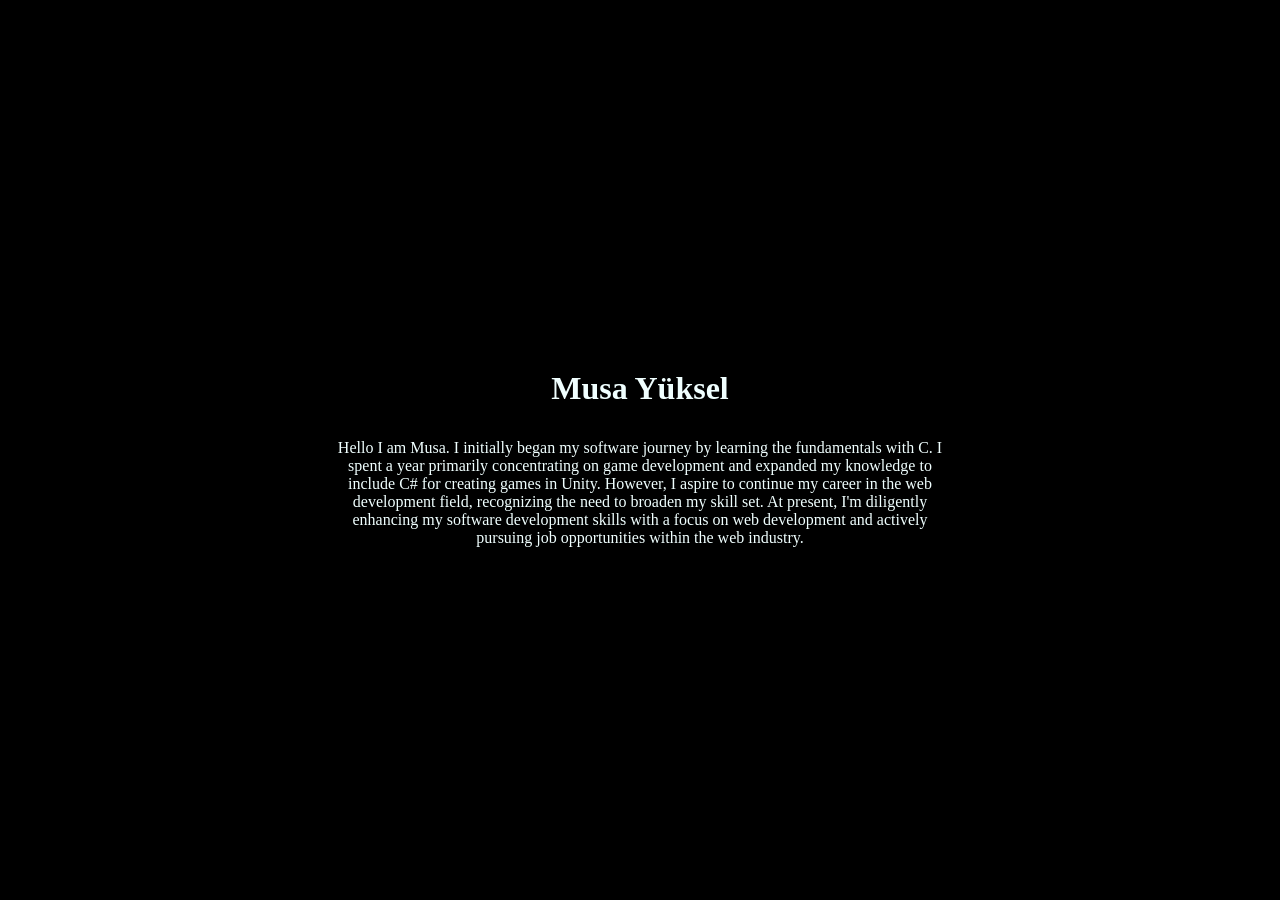
<file: index.html>
<!DOCTYPE html>
<html>
<head>
    <title>HW1</title>
    <link rel="stylesheet" type="text/css" href="style.css">
</head>
<body>
    <div class="container">
        <h3 class="name">Musa Yüksel</h3>
        <p class="bio">
            Hello I am Musa. I initially began my software journey by learning the fundamentals with C. I spent a year primarily concentrating
            on game development and expanded my knowledge to include C# for creating games in Unity. However, I aspire
            to continue my career in the web development field, recognizing the need to broaden my skill set. At present, I'm
            diligently enhancing my software development skills with a focus on web development and actively pursuing job
            opportunities within the web industry.
        </p>
    </div>
</body>
</html>
</file>
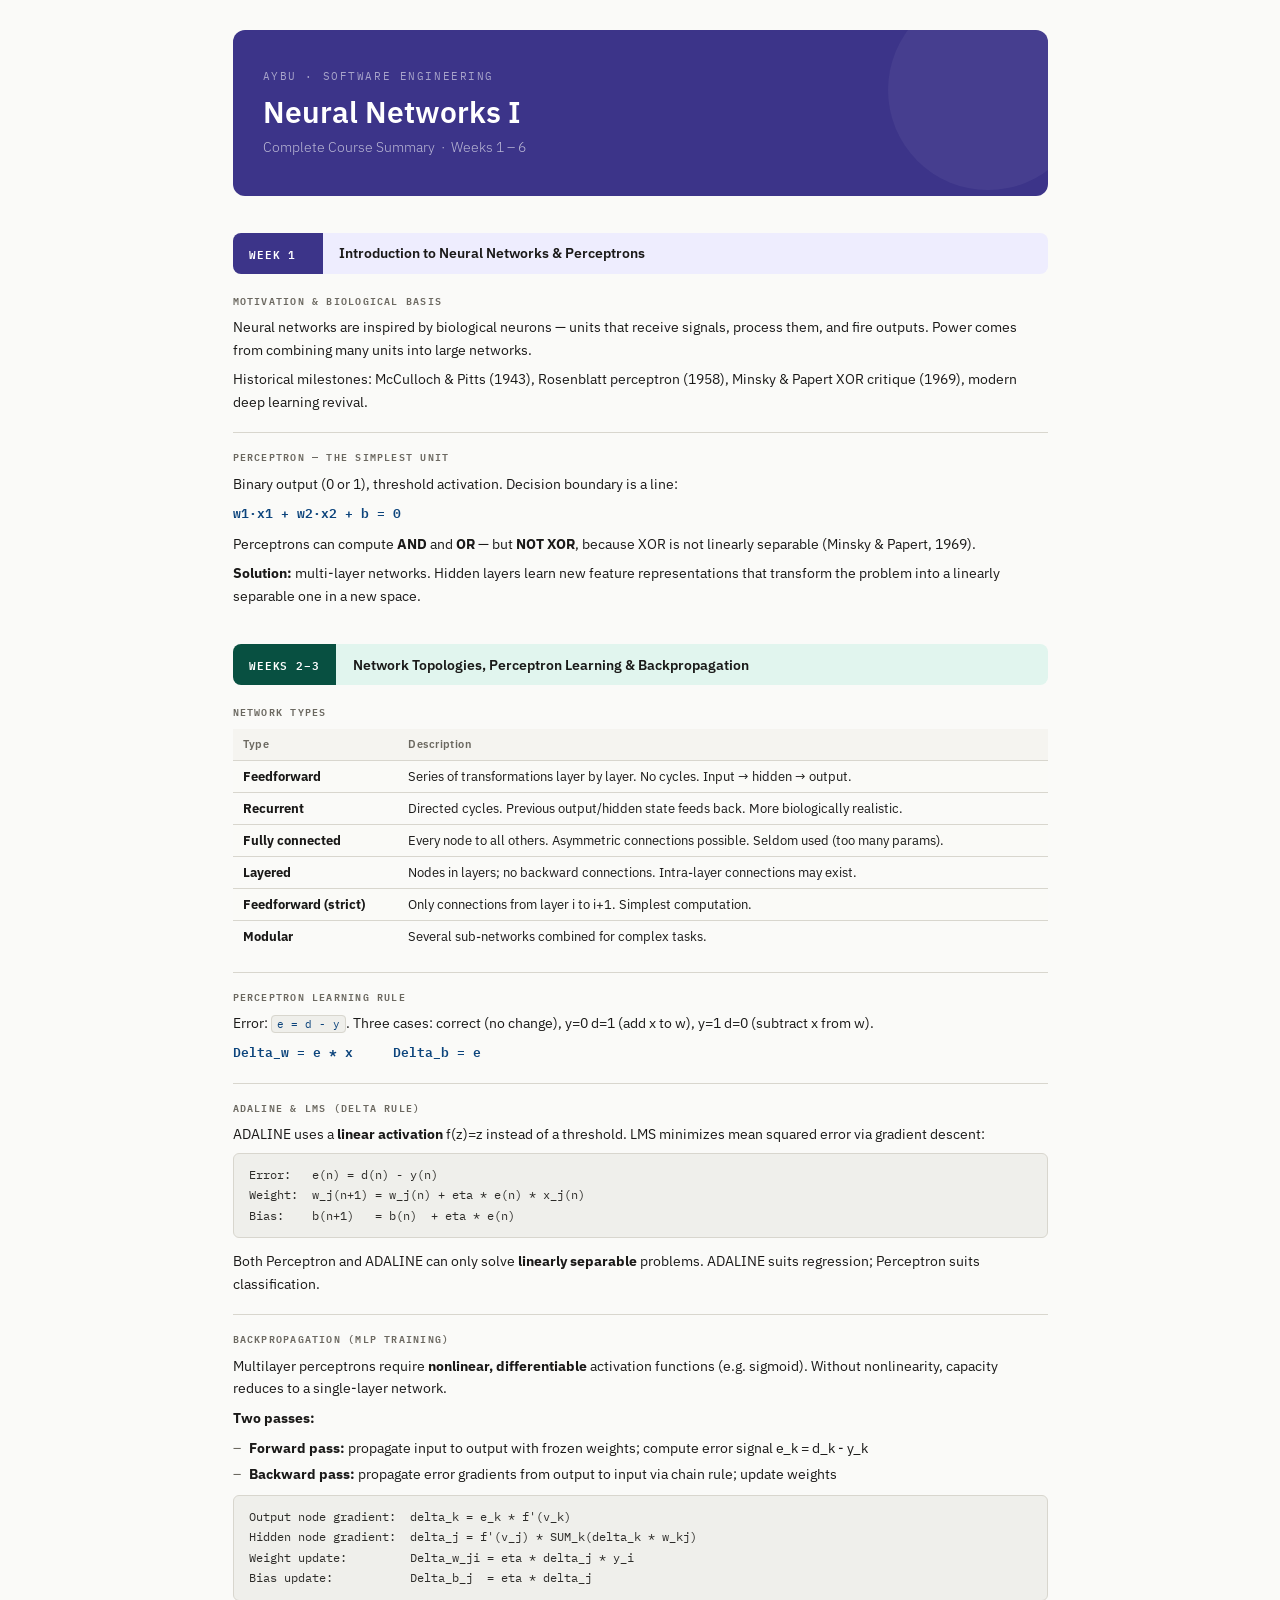
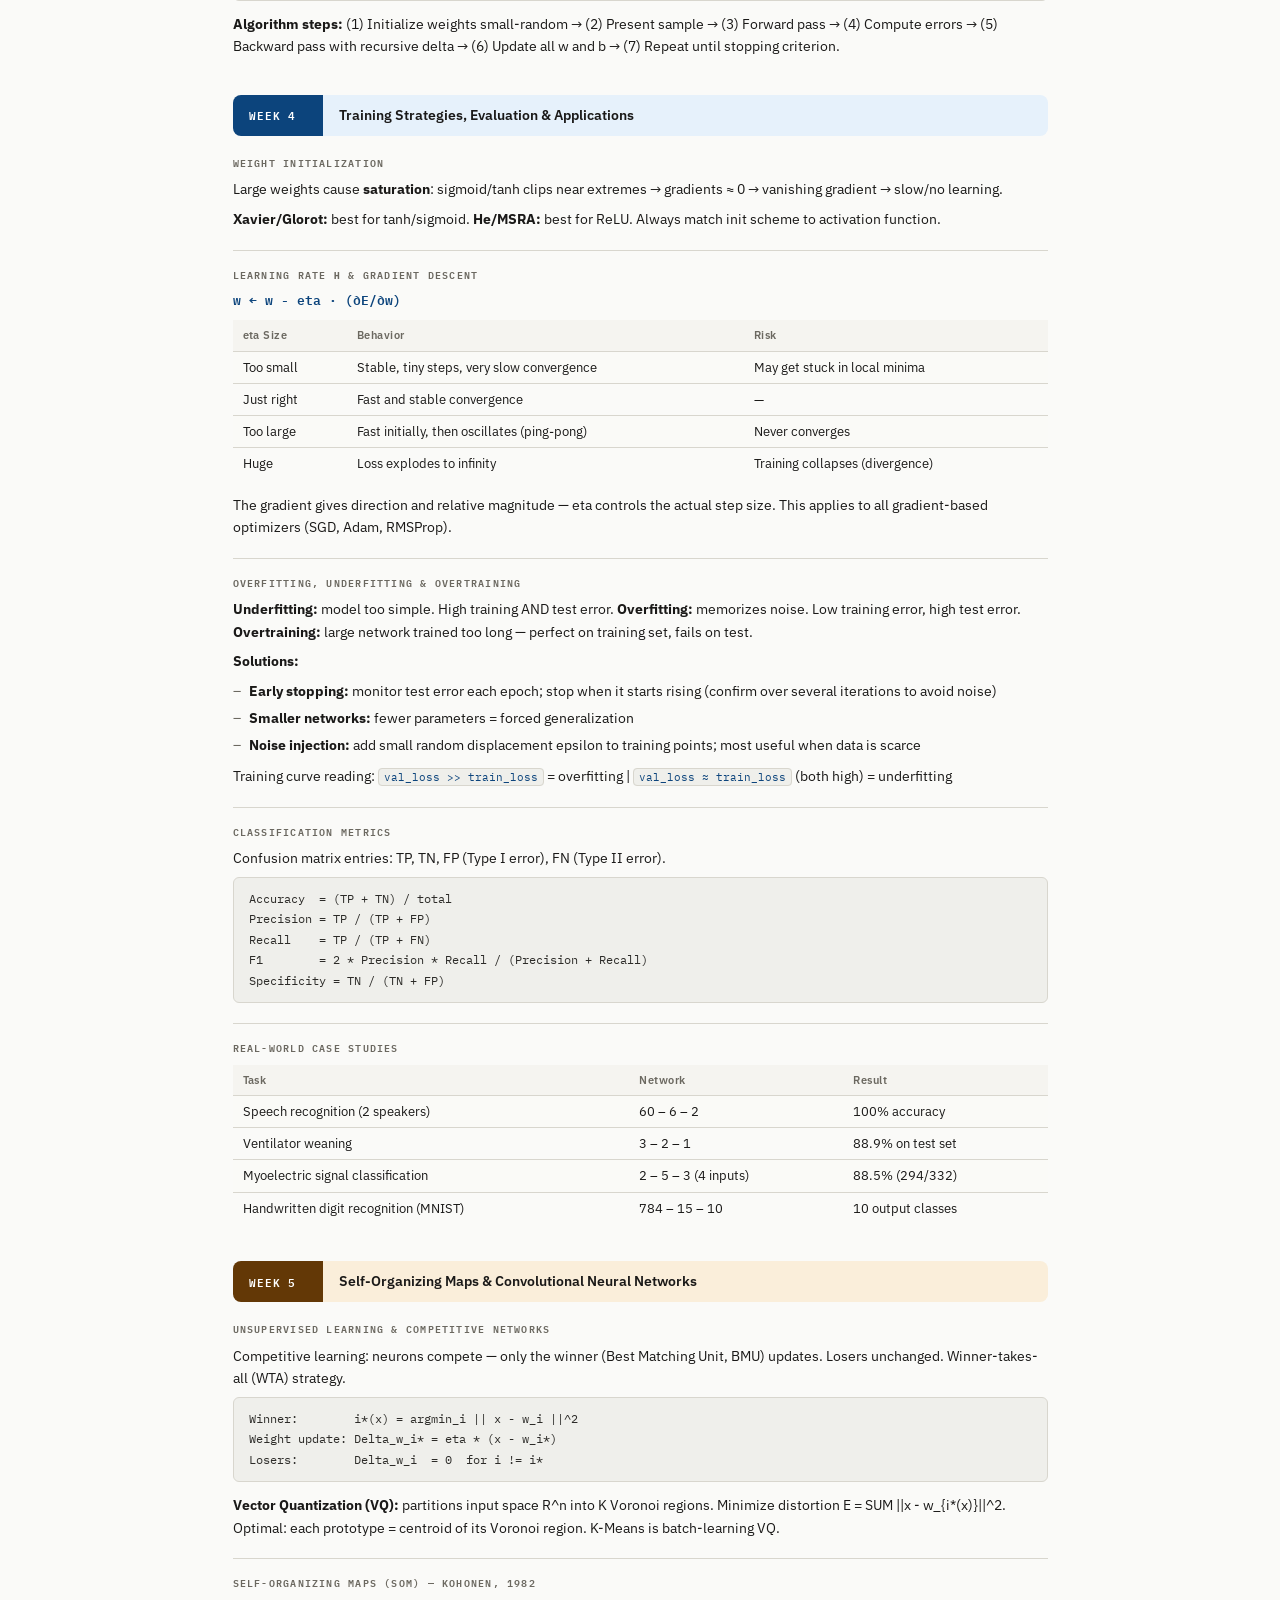
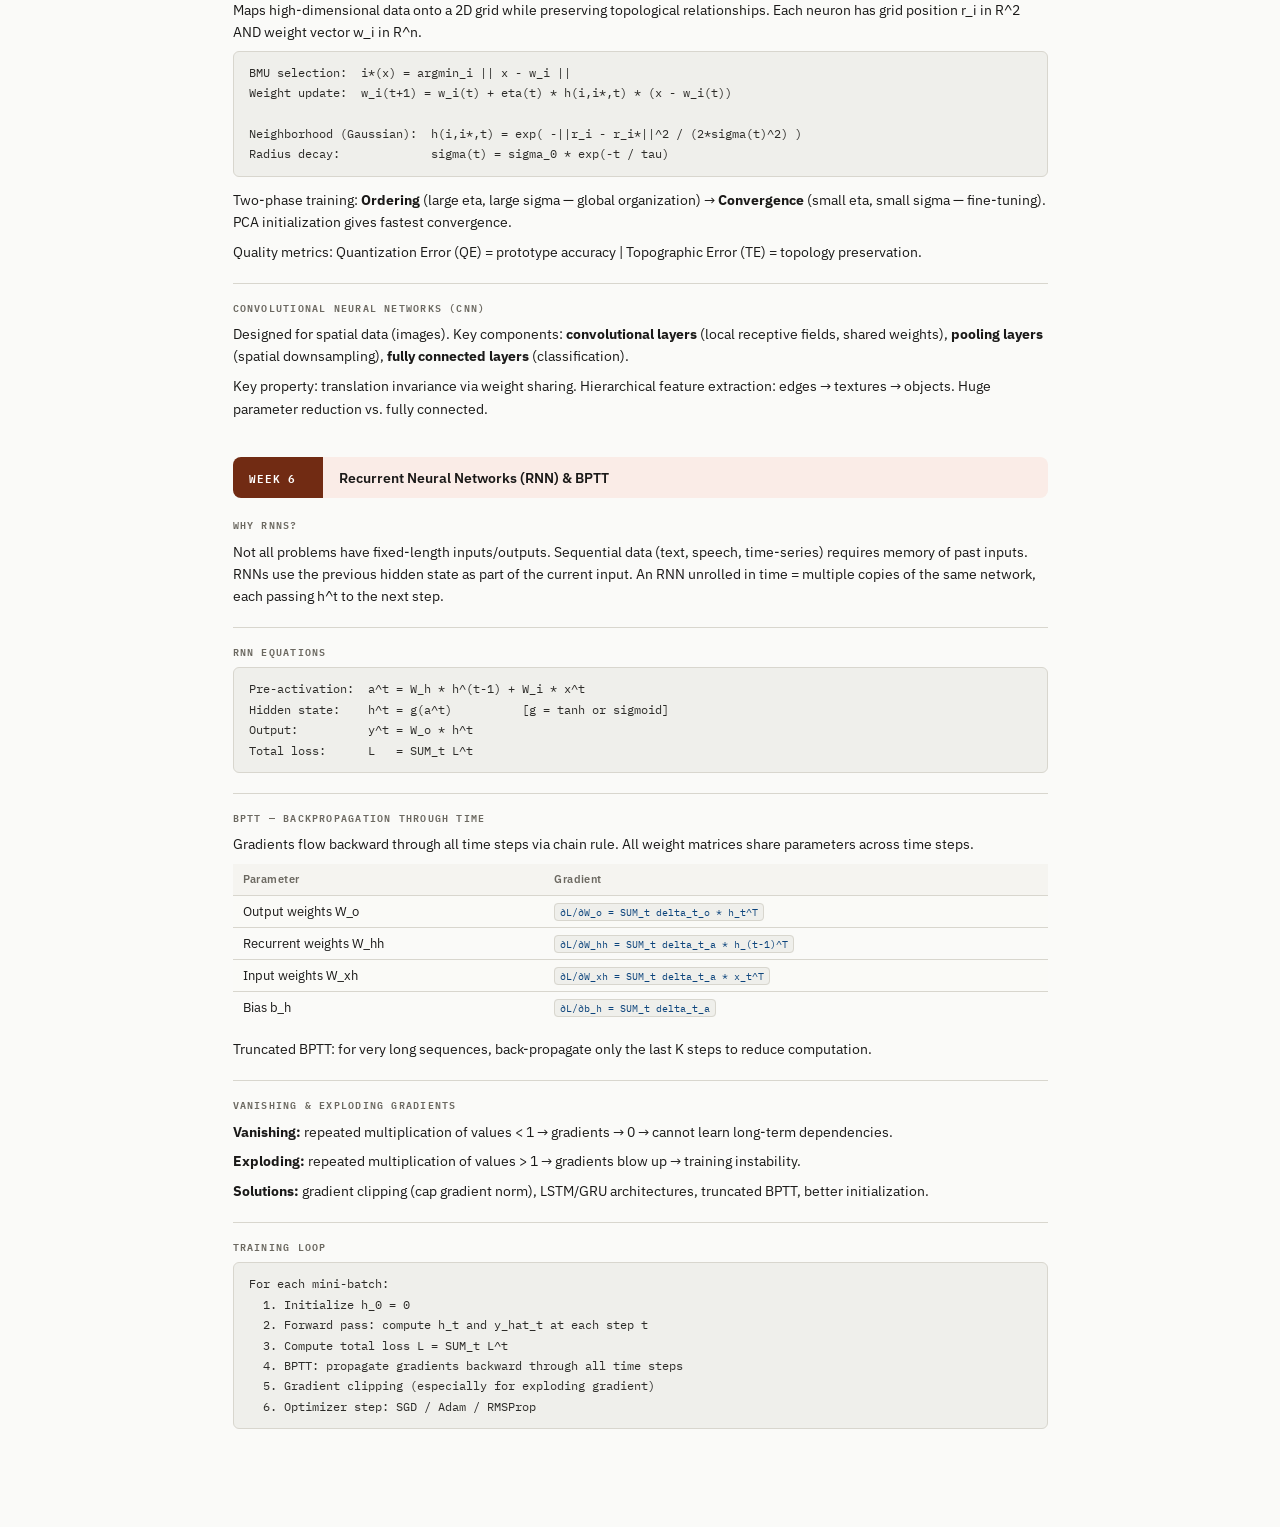
<file: nn/nnsum.html>
<!DOCTYPE html>
<html lang="en">
<head>
<meta charset="UTF-8">
<meta name="viewport" content="width=device-width, initial-scale=1.0">
<title>Neural Networks I — Course Summary</title>
<link href="https://fonts.googleapis.com/css2?family=IBM+Plex+Mono:wght@400;600&family=IBM+Plex+Sans:wght@300;400;500;600&family=IBM+Plex+Serif:ital,wght@0,400;1,400&display=swap" rel="stylesheet">
<style>
  :root {
    --purple: #3C3489; --purple-l: #EEEDFE; --purple-m: #7F77DD;
    --teal: #085041;   --teal-l: #E1F5EE;   --teal-m: #1D9E75;
    --blue: #0C447C;   --blue-l: #E6F1FB;   --blue-m: #378ADD;
    --amber: #633806;  --amber-l: #FAEEDA;  --amber-m: #EF9F27;
    --coral: #712B13;  --coral-l: #FAECE7;  --coral-m: #D85A30;
    --red: #A32D2D;    --red-l: #FCEBEB;
    --gray: #F5F4F0;   --border: #D8D6CE;
    --text: #1A1918;   --muted: #6B6860;
    --mono-bg: #EFEFEB;
    --ff-sans: 'IBM Plex Sans', sans-serif;
    --ff-mono: 'IBM Plex Mono', monospace;
    --ff-serif: 'IBM Plex Serif', serif;
  }
  *, *::before, *::after { box-sizing: border-box; margin: 0; padding: 0; }
  html { font-size: 15px; }
  body {
    font-family: var(--ff-sans);
    background: #FAFAF8;
    color: var(--text);
    line-height: 1.65;
    max-width: 860px;
    margin: 0 auto;
    padding: 2rem 1.5rem 4rem;
  }

  /* ── COVER ── */
  .cover {
    background: var(--purple);
    border-radius: 12px;
    padding: 2.5rem 2rem;
    margin-bottom: 2.5rem;
    position: relative;
    overflow: hidden;
  }
  .cover::before {
    content: '';
    position: absolute; top: -40px; right: -40px;
    width: 200px; height: 200px;
    border-radius: 50%;
    background: rgba(255,255,255,0.05);
  }
  .cover-eyebrow {
    font-family: var(--ff-mono);
    font-size: 0.7rem;
    letter-spacing: 0.15em;
    text-transform: uppercase;
    color: rgba(255,255,255,0.55);
    margin-bottom: 0.6rem;
  }
  .cover h1 {
    font-size: 2rem;
    font-weight: 600;
    color: #fff;
    line-height: 1.2;
    margin-bottom: 0.4rem;
  }
  .cover-sub {
    font-size: 0.9rem;
    color: rgba(255,255,255,0.65);
    font-weight: 300;
  }

  /* ── WEEK HEADERS ── */
  .week {
    margin-bottom: 2.5rem;
  }
  .week-header {
    display: flex;
    align-items: stretch;
    border-radius: 8px;
    overflow: hidden;
    margin-bottom: 1.2rem;
  }
  .week-label {
    font-family: var(--ff-mono);
    font-size: 0.72rem;
    font-weight: 600;
    letter-spacing: 0.08em;
    color: #fff;
    padding: 0.75rem 1.1rem;
    display: flex;
    align-items: center;
    white-space: nowrap;
    min-width: 90px;
  }
  .week-title-box {
    flex: 1;
    padding: 0.75rem 1.1rem;
    display: flex;
    align-items: center;
  }
  .week-title-box h2 {
    font-size: 0.95rem;
    font-weight: 600;
    color: var(--text);
    line-height: 1.3;
  }

  /* ── SECTION ── */
  .section { margin-bottom: 1.3rem; }
  .section-label {
    font-family: var(--ff-mono);
    font-size: 0.68rem;
    letter-spacing: 0.12em;
    text-transform: uppercase;
    color: var(--muted);
    margin-bottom: 0.5rem;
    font-weight: 600;
  }
  p { margin-bottom: 0.5rem; font-size: 0.9rem; }
  p:last-child { margin-bottom: 0; }

  /* ── CODE BLOCKS ── */
  .mono {
    background: var(--mono-bg);
    border: 1px solid var(--border);
    border-radius: 6px;
    padding: 0.75rem 1rem;
    font-family: var(--ff-mono);
    font-size: 0.8rem;
    line-height: 1.7;
    margin: 0.5rem 0 0.8rem;
    white-space: pre;
    overflow-x: auto;
    color: #2C2B28;
  }
  code {
    font-family: var(--ff-mono);
    font-size: 0.82em;
    background: var(--mono-bg);
    border: 1px solid var(--border);
    border-radius: 4px;
    padding: 1px 5px;
    color: var(--blue);
  }

  /* ── TABLES ── */
  .tbl-wrap { overflow-x: auto; margin: 0.6rem 0 1rem; }
  table { width: 100%; border-collapse: collapse; font-size: 0.85rem; }
  th {
    background: var(--gray);
    color: var(--muted);
    font-weight: 600;
    font-size: 0.75rem;
    letter-spacing: 0.04em;
    text-align: left;
    padding: 6px 10px;
    border-bottom: 1px solid var(--border);
  }
  td {
    padding: 6px 10px;
    border-bottom: 1px solid var(--border);
    vertical-align: top;
    line-height: 1.5;
  }
  tr:last-child td { border-bottom: none; }
  tr:nth-child(even) td { background: #FAFAF7; }

  /* ── DIVIDER ── */
  hr { border: none; border-top: 1px solid var(--border); margin: 1rem 0; }

  /* ── BULLET LIST ── */
  ul.pts { list-style: none; padding: 0; margin: 0.3rem 0 0.6rem; }
  ul.pts li {
    font-size: 0.9rem;
    padding-left: 1.1rem;
    margin-bottom: 0.3rem;
    position: relative;
  }
  ul.pts li::before {
    content: '–';
    position: absolute; left: 0;
    color: var(--muted);
  }

  /* ── FORMULA ── */
  .formula {
    font-family: var(--ff-mono);
    font-size: 0.85rem;
    color: var(--blue);
    margin: 0.3rem 0 0.6rem;
    font-weight: 600;
  }

  /* color helpers */
  .w1 .week-label { background: var(--purple); }
  .w1 .week-title-box { background: var(--purple-l); }
  .w23 .week-label { background: var(--teal); }
  .w23 .week-title-box { background: var(--teal-l); }
  .w4 .week-label { background: var(--blue); }
  .w4 .week-title-box { background: var(--blue-l); }
  .w5 .week-label { background: var(--amber); }
  .w5 .week-title-box { background: var(--amber-l); }
  .w6 .week-label { background: var(--coral); }
  .w6 .week-title-box { background: var(--coral-l); }

  @media print {
    body { padding: 1rem; }
    .week { page-break-inside: avoid; }
  }
</style>
</head>
<body>

<div class="cover">
  <div class="cover-eyebrow">AYBU · Software Engineering</div>
  <h1>Neural Networks I</h1>
  <div class="cover-sub">Complete Course Summary &nbsp;·&nbsp; Weeks 1 – 6</div>
</div>

<!-- ══ WEEK 1 ══════════════════════════════════════════════════════════════ -->
<div class="week w1">
  <div class="week-header">
    <div class="week-label">WEEK 1</div>
    <div class="week-title-box"><h2>Introduction to Neural Networks &amp; Perceptrons</h2></div>
  </div>

  <div class="section">
    <div class="section-label">Motivation &amp; Biological Basis</div>
    <p>Neural networks are inspired by biological neurons — units that receive signals, process them, and fire outputs. Power comes from combining many units into large networks.</p>
    <p>Historical milestones: McCulloch &amp; Pitts (1943), Rosenblatt perceptron (1958), Minsky &amp; Papert XOR critique (1969), modern deep learning revival.</p>
  </div>
  <hr>
  <div class="section">
    <div class="section-label">Perceptron — The Simplest Unit</div>
    <p>Binary output (0 or 1), threshold activation. Decision boundary is a line:</p>
    <div class="formula">w1·x1 + w2·x2 + b = 0</div>
    <p>Perceptrons can compute <strong>AND</strong> and <strong>OR</strong> — but <strong>NOT XOR</strong>, because XOR is not linearly separable (Minsky &amp; Papert, 1969).</p>
    <p><strong>Solution:</strong> multi-layer networks. Hidden layers learn new feature representations that transform the problem into a linearly separable one in a new space.</p>
  </div>
</div>

<!-- ══ WEEK 2–3 ═════════════════════════════════════════════════════════════ -->
<div class="week w23">
  <div class="week-header">
    <div class="week-label">WEEKS 2–3</div>
    <div class="week-title-box"><h2>Network Topologies, Perceptron Learning &amp; Backpropagation</h2></div>
  </div>

  <div class="section">
    <div class="section-label">Network Types</div>
    <div class="tbl-wrap"><table>
      <tr><th>Type</th><th>Description</th></tr>
      <tr><td><strong>Feedforward</strong></td><td>Series of transformations layer by layer. No cycles. Input → hidden → output.</td></tr>
      <tr><td><strong>Recurrent</strong></td><td>Directed cycles. Previous output/hidden state feeds back. More biologically realistic.</td></tr>
      <tr><td><strong>Fully connected</strong></td><td>Every node to all others. Asymmetric connections possible. Seldom used (too many params).</td></tr>
      <tr><td><strong>Layered</strong></td><td>Nodes in layers; no backward connections. Intra-layer connections may exist.</td></tr>
      <tr><td><strong>Feedforward (strict)</strong></td><td>Only connections from layer i to i+1. Simplest computation.</td></tr>
      <tr><td><strong>Modular</strong></td><td>Several sub-networks combined for complex tasks.</td></tr>
    </table></div>
  </div>
  <hr>
  <div class="section">
    <div class="section-label">Perceptron Learning Rule</div>
    <p>Error: <code>e = d - y</code>. Three cases: correct (no change), y=0 d=1 (add x to w), y=1 d=0 (subtract x from w).</p>
    <div class="formula">Delta_w = e * x &nbsp;&nbsp;&nbsp; Delta_b = e</div>
  </div>
  <hr>
  <div class="section">
    <div class="section-label">ADALINE &amp; LMS (Delta Rule)</div>
    <p>ADALINE uses a <strong>linear activation</strong> f(z)=z instead of a threshold. LMS minimizes mean squared error via gradient descent:</p>
    <div class="mono">Error:   e(n) = d(n) - y(n)
Weight:  w_j(n+1) = w_j(n) + eta * e(n) * x_j(n)
Bias:    b(n+1)   = b(n)  + eta * e(n)</div>
    <p>Both Perceptron and ADALINE can only solve <strong>linearly separable</strong> problems. ADALINE suits regression; Perceptron suits classification.</p>
  </div>
  <hr>
  <div class="section">
    <div class="section-label">Backpropagation (MLP Training)</div>
    <p>Multilayer perceptrons require <strong>nonlinear, differentiable</strong> activation functions (e.g. sigmoid). Without nonlinearity, capacity reduces to a single-layer network.</p>
    <p><strong>Two passes:</strong></p>
    <ul class="pts">
      <li><strong>Forward pass:</strong> propagate input to output with frozen weights; compute error signal e_k = d_k - y_k</li>
      <li><strong>Backward pass:</strong> propagate error gradients from output to input via chain rule; update weights</li>
    </ul>
    <div class="mono">Output node gradient:  delta_k = e_k * f'(v_k)
Hidden node gradient:  delta_j = f'(v_j) * SUM_k(delta_k * w_kj)
Weight update:         Delta_w_ji = eta * delta_j * y_i
Bias update:           Delta_b_j  = eta * delta_j</div>
    <p><strong>Algorithm steps:</strong> (1) Initialize weights small-random &rarr; (2) Present sample &rarr; (3) Forward pass &rarr; (4) Compute errors &rarr; (5) Backward pass with recursive delta &rarr; (6) Update all w and b &rarr; (7) Repeat until stopping criterion.</p>
  </div>
</div>

<!-- ══ WEEK 4 ═════════════════════════════════════════════════════════════ -->
<div class="week w4">
  <div class="week-header">
    <div class="week-label">WEEK 4</div>
    <div class="week-title-box"><h2>Training Strategies, Evaluation &amp; Applications</h2></div>
  </div>

  <div class="section">
    <div class="section-label">Weight Initialization</div>
    <p>Large weights cause <strong>saturation</strong>: sigmoid/tanh clips near extremes &rarr; gradients ≈ 0 &rarr; vanishing gradient &rarr; slow/no learning.</p>
    <p><strong>Xavier/Glorot:</strong> best for tanh/sigmoid. <strong>He/MSRA:</strong> best for ReLU. Always match init scheme to activation function.</p>
  </div>
  <hr>
  <div class="section">
    <div class="section-label">Learning Rate &eta; &amp; Gradient Descent</div>
    <div class="formula">w ← w - eta · (∂E/∂w)</div>
    <div class="tbl-wrap"><table>
      <tr><th>eta Size</th><th>Behavior</th><th>Risk</th></tr>
      <tr><td>Too small</td><td>Stable, tiny steps, very slow convergence</td><td>May get stuck in local minima</td></tr>
      <tr><td>Just right</td><td>Fast and stable convergence</td><td>—</td></tr>
      <tr><td>Too large</td><td>Fast initially, then oscillates (ping-pong)</td><td>Never converges</td></tr>
      <tr><td>Huge</td><td>Loss explodes to infinity</td><td>Training collapses (divergence)</td></tr>
    </table></div>
    <p>The gradient gives direction and relative magnitude — eta controls the actual step size. This applies to all gradient-based optimizers (SGD, Adam, RMSProp).</p>
  </div>
  <hr>
  <div class="section">
    <div class="section-label">Overfitting, Underfitting &amp; Overtraining</div>
    <p><strong>Underfitting:</strong> model too simple. High training AND test error. <strong>Overfitting:</strong> memorizes noise. Low training error, high test error. <strong>Overtraining:</strong> large network trained too long — perfect on training set, fails on test.</p>
    <p><strong>Solutions:</strong></p>
    <ul class="pts">
      <li><strong>Early stopping:</strong> monitor test error each epoch; stop when it starts rising (confirm over several iterations to avoid noise)</li>
      <li><strong>Smaller networks:</strong> fewer parameters = forced generalization</li>
      <li><strong>Noise injection:</strong> add small random displacement epsilon to training points; most useful when data is scarce</li>
    </ul>
    <p>Training curve reading: <code>val_loss >> train_loss</code> = overfitting | <code>val_loss ≈ train_loss</code> (both high) = underfitting</p>
  </div>
  <hr>
  <div class="section">
    <div class="section-label">Classification Metrics</div>
    <p>Confusion matrix entries: TP, TN, FP (Type I error), FN (Type II error).</p>
    <div class="mono">Accuracy  = (TP + TN) / total
Precision = TP / (TP + FP)
Recall    = TP / (TP + FN)
F1        = 2 * Precision * Recall / (Precision + Recall)
Specificity = TN / (TN + FP)</div>
  </div>
  <hr>
  <div class="section">
    <div class="section-label">Real-World Case Studies</div>
    <div class="tbl-wrap"><table>
      <tr><th>Task</th><th>Network</th><th>Result</th></tr>
      <tr><td>Speech recognition (2 speakers)</td><td>60 – 6 – 2</td><td>100% accuracy</td></tr>
      <tr><td>Ventilator weaning</td><td>3 – 2 – 1</td><td>88.9% on test set</td></tr>
      <tr><td>Myoelectric signal classification</td><td>2 – 5 – 3 (4 inputs)</td><td>88.5% (294/332)</td></tr>
      <tr><td>Handwritten digit recognition (MNIST)</td><td>784 – 15 – 10</td><td>10 output classes</td></tr>
    </table></div>
  </div>
</div>

<!-- ══ WEEK 5 ═════════════════════════════════════════════════════════════ -->
<div class="week w5">
  <div class="week-header">
    <div class="week-label">WEEK 5</div>
    <div class="week-title-box"><h2>Self-Organizing Maps &amp; Convolutional Neural Networks</h2></div>
  </div>

  <div class="section">
    <div class="section-label">Unsupervised Learning &amp; Competitive Networks</div>
    <p>Competitive learning: neurons compete — only the winner (Best Matching Unit, BMU) updates. Losers unchanged. Winner-takes-all (WTA) strategy.</p>
    <div class="mono">Winner:        i*(x) = argmin_i || x - w_i ||^2
Weight update: Delta_w_i* = eta * (x - w_i*)
Losers:        Delta_w_i  = 0  for i != i*</div>
    <p><strong>Vector Quantization (VQ):</strong> partitions input space R^n into K Voronoi regions. Minimize distortion E = SUM ||x - w_{i*(x)}||^2. Optimal: each prototype = centroid of its Voronoi region. K-Means is batch-learning VQ.</p>
  </div>
  <hr>
  <div class="section">
    <div class="section-label">Self-Organizing Maps (SOM) — Kohonen, 1982</div>
    <p>Maps high-dimensional data onto a 2D grid while preserving topological relationships. Each neuron has grid position r_i in R^2 AND weight vector w_i in R^n.</p>
    <div class="mono">BMU selection:  i*(x) = argmin_i || x - w_i ||
Weight update:  w_i(t+1) = w_i(t) + eta(t) * h(i,i*,t) * (x - w_i(t))

Neighborhood (Gaussian):  h(i,i*,t) = exp( -||r_i - r_i*||^2 / (2*sigma(t)^2) )
Radius decay:             sigma(t) = sigma_0 * exp(-t / tau)</div>
    <p>Two-phase training: <strong>Ordering</strong> (large eta, large sigma — global organization) → <strong>Convergence</strong> (small eta, small sigma — fine-tuning). PCA initialization gives fastest convergence.</p>
    <p>Quality metrics: Quantization Error (QE) = prototype accuracy | Topographic Error (TE) = topology preservation.</p>
  </div>
  <hr>
  <div class="section">
    <div class="section-label">Convolutional Neural Networks (CNN)</div>
    <p>Designed for spatial data (images). Key components: <strong>convolutional layers</strong> (local receptive fields, shared weights), <strong>pooling layers</strong> (spatial downsampling), <strong>fully connected layers</strong> (classification).</p>
    <p>Key property: translation invariance via weight sharing. Hierarchical feature extraction: edges → textures → objects. Huge parameter reduction vs. fully connected.</p>
  </div>
</div>

<!-- ══ WEEK 6 ═════════════════════════════════════════════════════════════ -->
<div class="week w6">
  <div class="week-header">
    <div class="week-label">WEEK 6</div>
    <div class="week-title-box"><h2>Recurrent Neural Networks (RNN) &amp; BPTT</h2></div>
  </div>

  <div class="section">
    <div class="section-label">Why RNNs?</div>
    <p>Not all problems have fixed-length inputs/outputs. Sequential data (text, speech, time-series) requires memory of past inputs. RNNs use the previous hidden state as part of the current input. An RNN unrolled in time = multiple copies of the same network, each passing h^t to the next step.</p>
  </div>
  <hr>
  <div class="section">
    <div class="section-label">RNN Equations</div>
    <div class="mono">Pre-activation:  a^t = W_h * h^(t-1) + W_i * x^t
Hidden state:    h^t = g(a^t)          [g = tanh or sigmoid]
Output:          y^t = W_o * h^t
Total loss:      L   = SUM_t L^t</div>
  </div>
  <hr>
  <div class="section">
    <div class="section-label">BPTT — Backpropagation Through Time</div>
    <p>Gradients flow backward through all time steps via chain rule. All weight matrices share parameters across time steps.</p>
    <div class="tbl-wrap"><table>
      <tr><th>Parameter</th><th>Gradient</th></tr>
      <tr><td>Output weights W_o</td><td><code>∂L/∂W_o  = SUM_t  delta_t_o  * h_t^T</code></td></tr>
      <tr><td>Recurrent weights W_hh</td><td><code>∂L/∂W_hh = SUM_t  delta_t_a  * h_(t-1)^T</code></td></tr>
      <tr><td>Input weights W_xh</td><td><code>∂L/∂W_xh = SUM_t  delta_t_a  * x_t^T</code></td></tr>
      <tr><td>Bias b_h</td><td><code>∂L/∂b_h  = SUM_t  delta_t_a</code></td></tr>
    </table></div>
    <p>Truncated BPTT: for very long sequences, back-propagate only the last K steps to reduce computation.</p>
  </div>
  <hr>
  <div class="section">
    <div class="section-label">Vanishing &amp; Exploding Gradients</div>
    <p><strong>Vanishing:</strong> repeated multiplication of values &lt; 1 &rarr; gradients &rarr; 0 &rarr; cannot learn long-term dependencies.</p>
    <p><strong>Exploding:</strong> repeated multiplication of values &gt; 1 &rarr; gradients blow up &rarr; training instability.</p>
    <p><strong>Solutions:</strong> gradient clipping (cap gradient norm), LSTM/GRU architectures, truncated BPTT, better initialization.</p>
  </div>
  <hr>
  <div class="section">
    <div class="section-label">Training Loop</div>
    <div class="mono">For each mini-batch:
  1. Initialize h_0 = 0
  2. Forward pass: compute h_t and y_hat_t at each step t
  3. Compute total loss L = SUM_t L^t
  4. BPTT: propagate gradients backward through all time steps
  5. Gradient clipping (especially for exploding gradient)
  6. Optimizer step: SGD / Adam / RMSProp</div>
  </div>
</div>

</body>
</html>
</file>
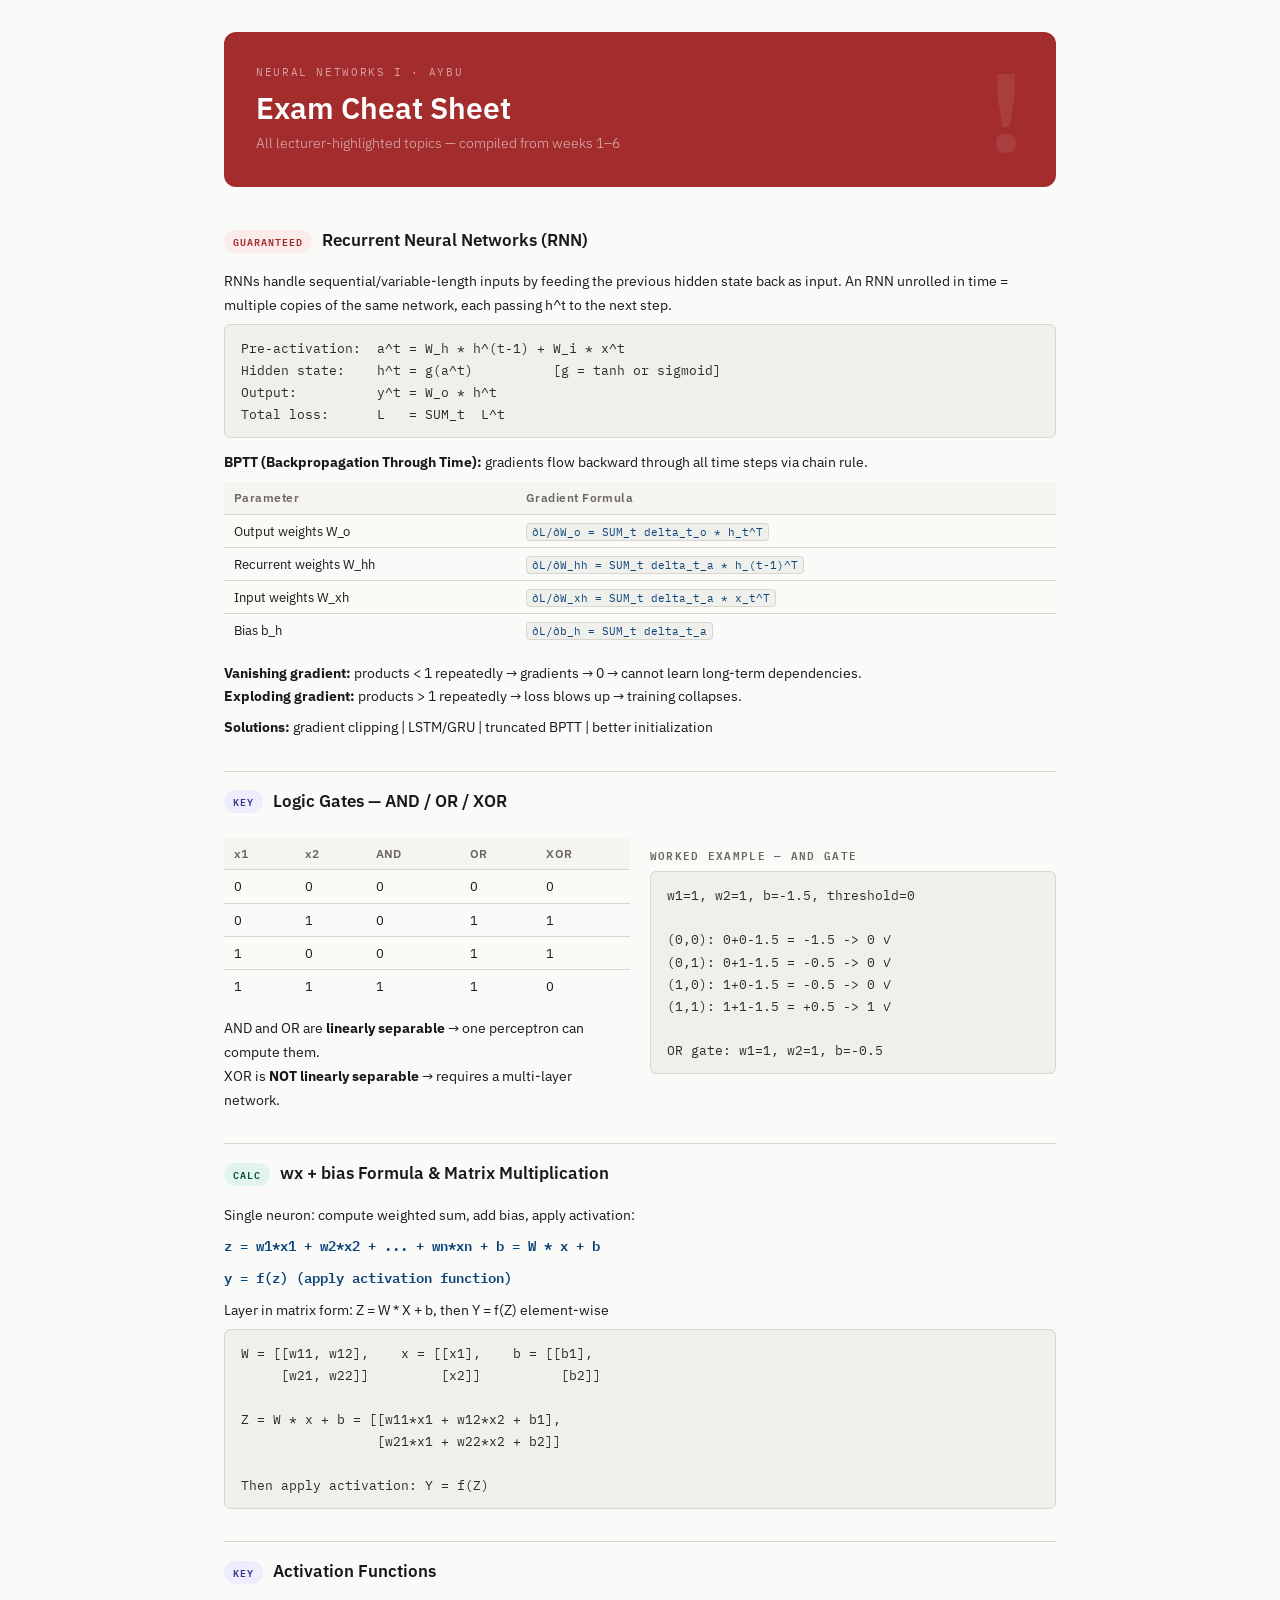
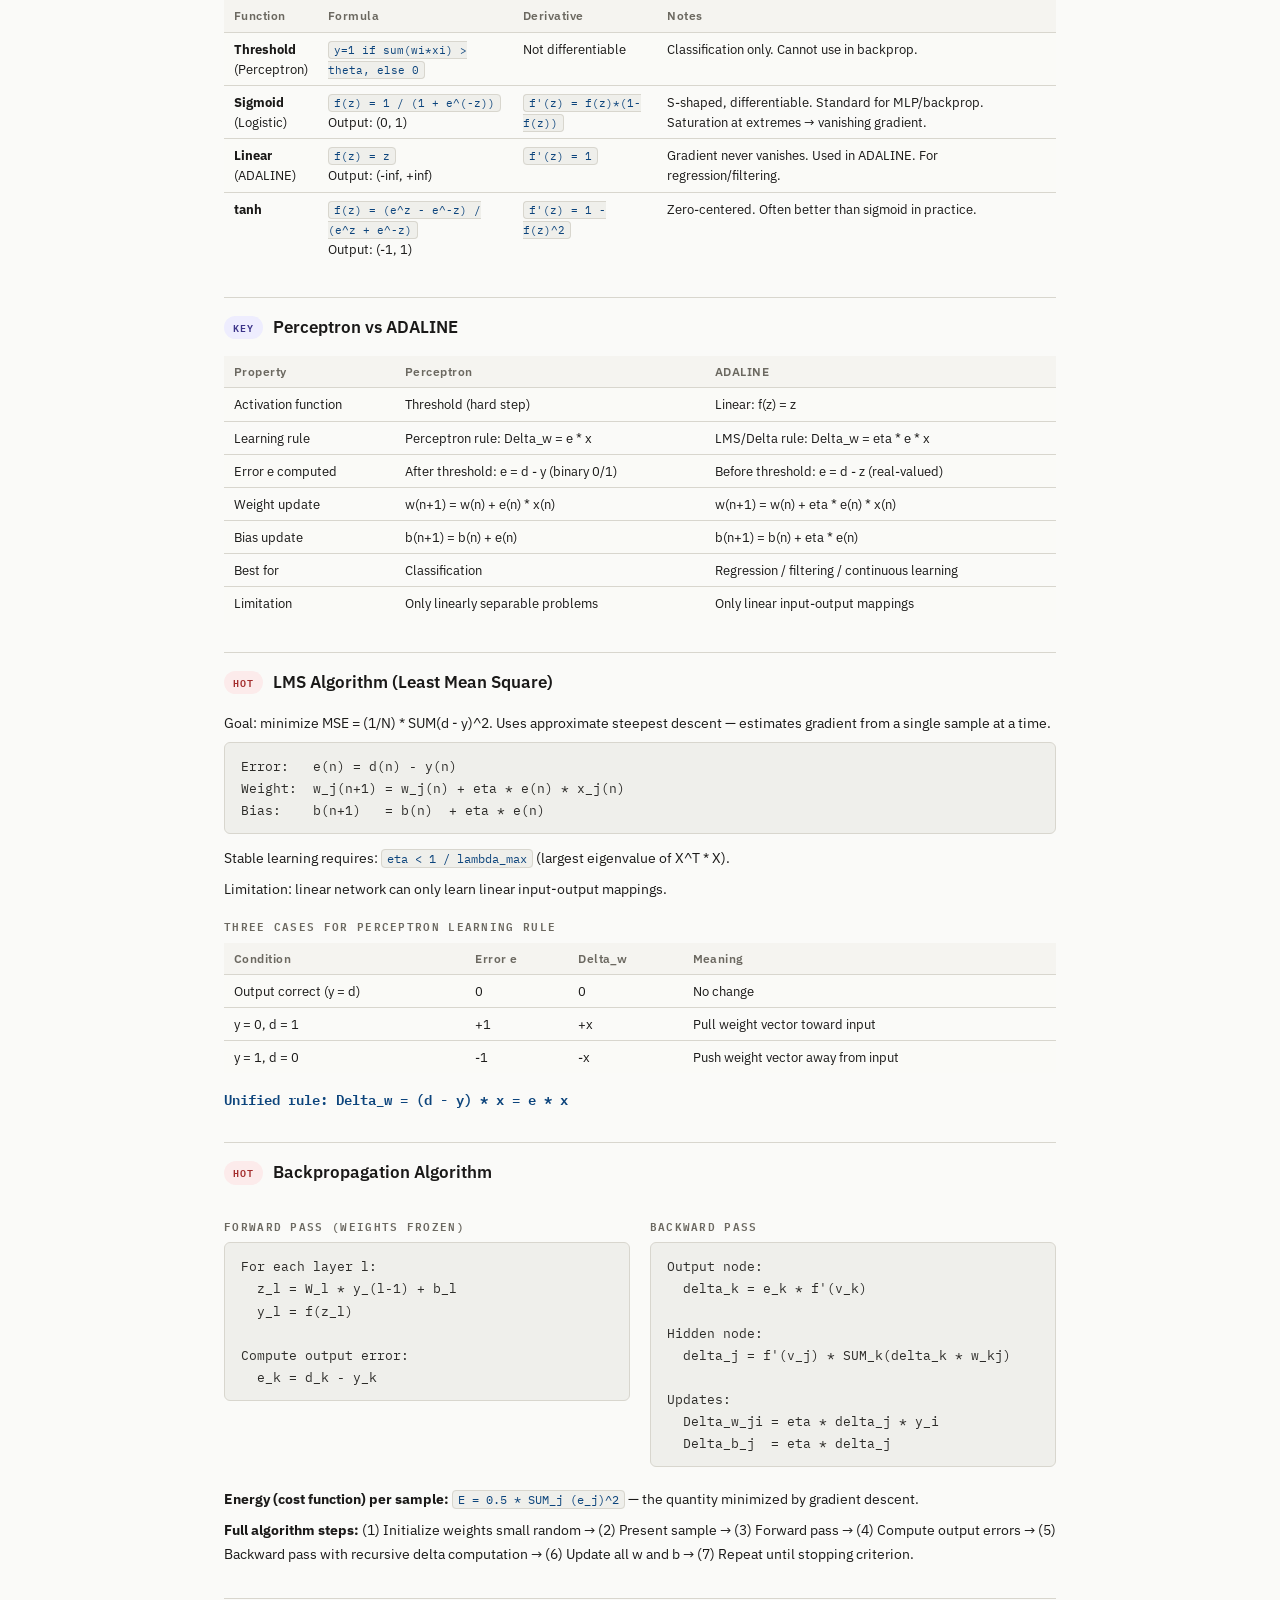
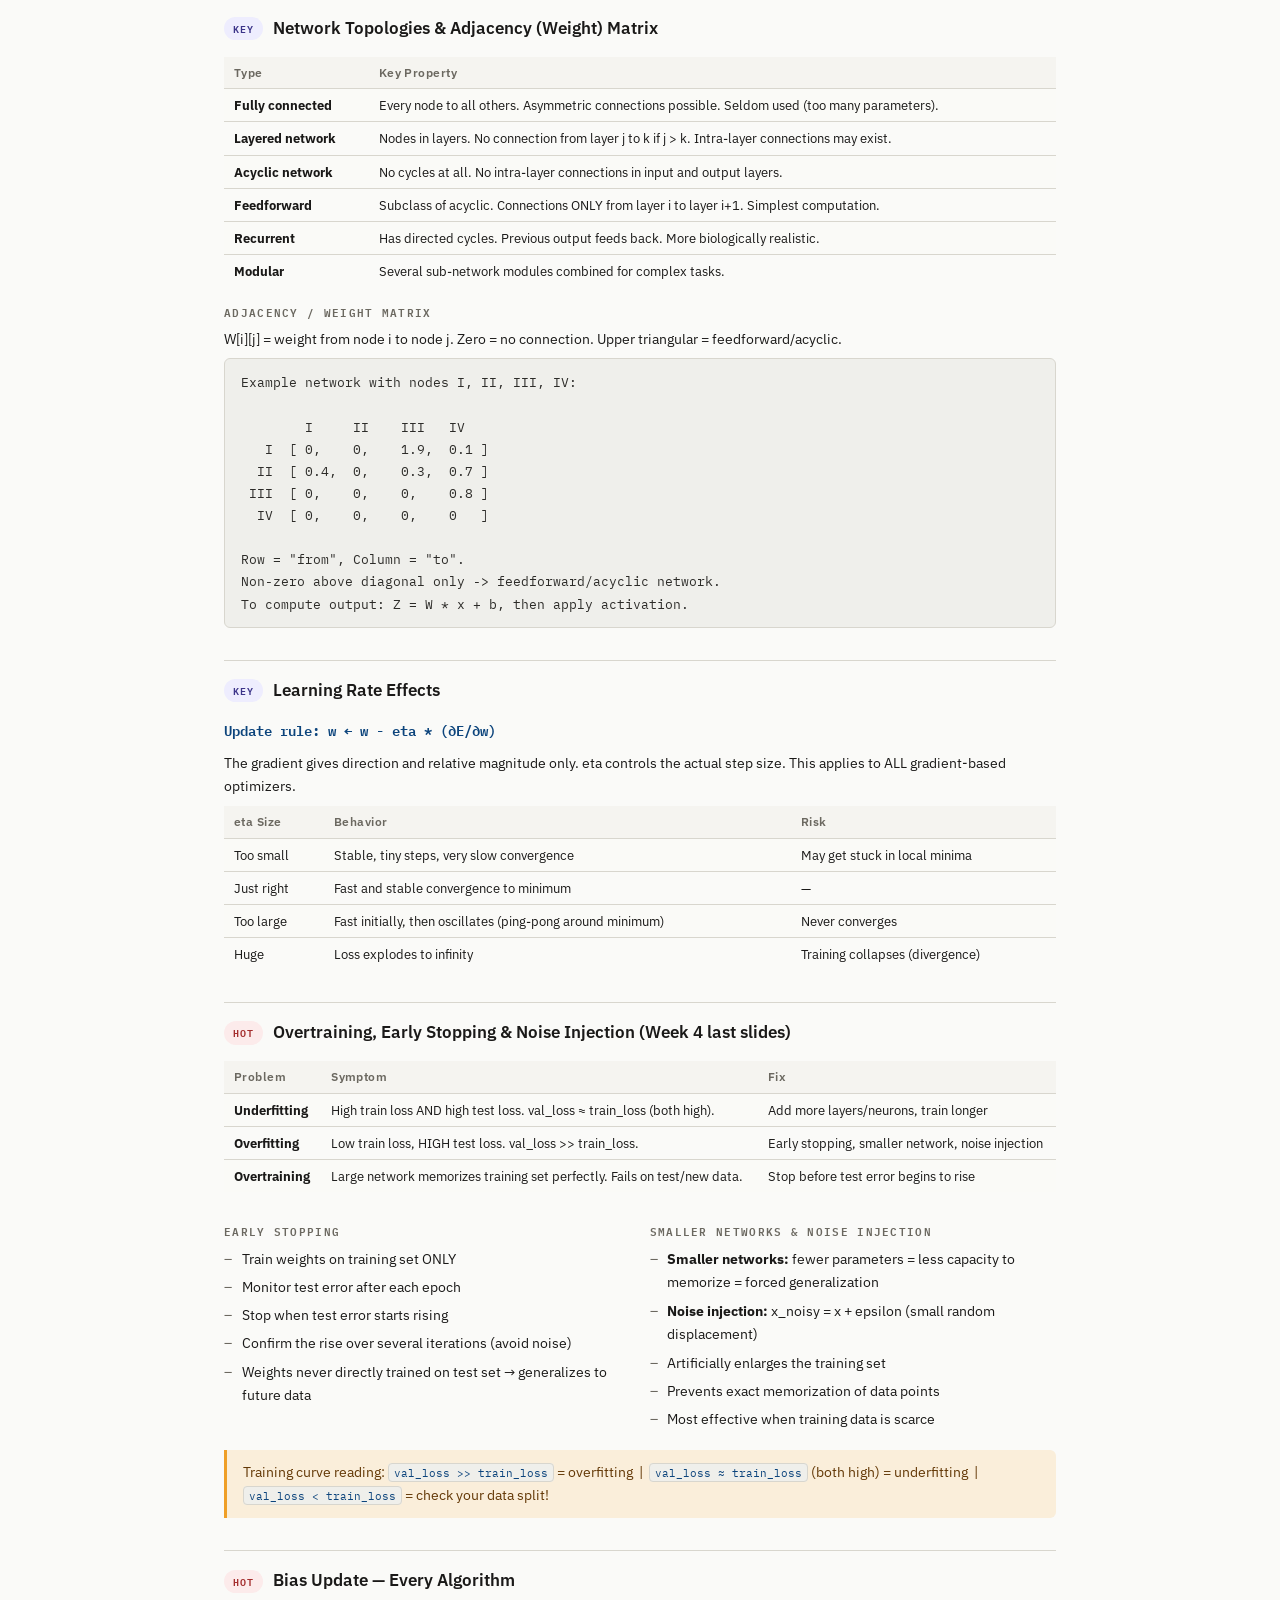
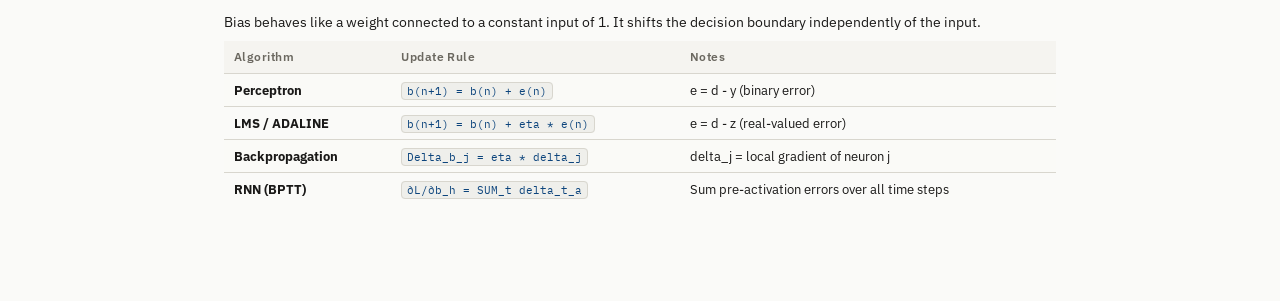
<file: nn/ssec.html>
<!DOCTYPE html>
<html lang="en">
<head>
<meta charset="UTF-8">
<meta name="viewport" content="width=device-width, initial-scale=1.0">
<title>Neural Networks I — Exam Cheat Sheet</title>
<link href="https://fonts.googleapis.com/css2?family=IBM+Plex+Mono:wght@400;600&family=IBM+Plex+Sans:wght@300;400;500;600&display=swap" rel="stylesheet">
<style>
  :root {
    --red: #A32D2D;    --red-l: #FCEBEB;   --red-m: #E24B4A;
    --purple: #3C3489; --purple-l: #EEEDFE;
    --teal: #085041;   --teal-l: #E1F5EE;
    --blue: #0C447C;   --blue-l: #E6F1FB;
    --amber: #633806;  --amber-l: #FAEEDA; --amber-m: #EF9F27;
    --gray: #F5F4F0;   --border: #D8D6CE;
    --text: #1A1918;   --muted: #6B6860;
    --mono-bg: #EFEFEB;
    --ff-sans: 'IBM Plex Sans', sans-serif;
    --ff-mono: 'IBM Plex Mono', monospace;
  }
  *, *::before, *::after { box-sizing: border-box; margin: 0; padding: 0; }
  body {
    font-family: var(--ff-sans);
    background: #FAFAF8;
    color: var(--text);
    line-height: 1.65;
    max-width: 880px;
    margin: 0 auto;
    padding: 2rem 1.5rem 4rem;
  }

  /* ── COVER ── */
  .cover {
    background: var(--red);
    border-radius: 12px;
    padding: 2rem 2rem;
    margin-bottom: 2.5rem;
    position: relative;
    overflow: hidden;
  }
  .cover::after {
    content: '!';
    position: absolute; right: 2rem; top: 50%; transform: translateY(-50%);
    font-size: 7rem; font-weight: 700;
    color: rgba(255,255,255,0.08);
    line-height: 1;
    pointer-events: none;
  }
  .cover-eyebrow {
    font-family: var(--ff-mono);
    font-size: 0.68rem; letter-spacing: 0.15em; text-transform: uppercase;
    color: rgba(255,255,255,0.55); margin-bottom: 0.5rem;
  }
  .cover h1 { font-size: 1.9rem; font-weight: 600; color: #fff; line-height: 1.2; margin-bottom: 0.35rem; }
  .cover-sub { font-size: 0.88rem; color: rgba(255,255,255,0.65); font-weight: 300; }

  /* ── TOPIC CARD ── */
  .topic { margin-bottom: 2rem; }
  .topic-header {
    display: flex; align-items: center; gap: 10px;
    margin-bottom: 0.9rem;
  }
  .topic-tag {
    font-family: var(--ff-mono);
    font-size: 0.65rem; font-weight: 600;
    letter-spacing: 0.1em; text-transform: uppercase;
    padding: 3px 9px; border-radius: 20px;
    white-space: nowrap;
  }
  .tag-hot { background: var(--red-l); color: var(--red); }
  .tag-key { background: var(--purple-l); color: var(--purple); }
  .tag-calc { background: var(--teal-l); color: var(--teal); }
  .topic-title { font-size: 1.05rem; font-weight: 600; }

  /* ── SECTION LABEL ── */
  .slabel {
    font-family: var(--ff-mono);
    font-size: 0.68rem; letter-spacing: 0.12em; text-transform: uppercase;
    color: var(--muted); font-weight: 600; margin: 1rem 0 0.4rem;
  }

  p { font-size: 0.9rem; margin-bottom: 0.45rem; }
  p:last-child { margin-bottom: 0; }

  /* ── MONO BLOCK ── */
  .mono {
    background: var(--mono-bg);
    border: 1px solid var(--border);
    border-radius: 6px;
    padding: 0.75rem 1rem;
    font-family: var(--ff-mono);
    font-size: 0.79rem; line-height: 1.75;
    margin: 0.45rem 0 0.75rem;
    white-space: pre; overflow-x: auto;
    color: #2C2B28;
  }
  code {
    font-family: var(--ff-mono); font-size: 0.82em;
    background: var(--mono-bg); border: 1px solid var(--border);
    border-radius: 4px; padding: 1px 5px; color: var(--blue);
  }

  /* ── FORMULA LINE ── */
  .formula {
    font-family: var(--ff-mono); font-size: 0.85rem;
    color: var(--blue); font-weight: 600;
    margin: 0.3rem 0 0.6rem;
  }

  /* ── TABLES ── */
  .tbl-wrap { overflow-x: auto; margin: 0.5rem 0 0.9rem; }
  table { width: 100%; border-collapse: collapse; font-size: 0.84rem; }
  th {
    background: var(--gray); color: var(--muted);
    font-weight: 600; font-size: 0.73rem; letter-spacing: 0.04em;
    text-align: left; padding: 6px 10px; border-bottom: 1px solid var(--border);
  }
  td { padding: 6px 10px; border-bottom: 1px solid var(--border); vertical-align: top; line-height: 1.5; }
  tr:last-child td { border-bottom: none; }
  tr:nth-child(even) td { background: #FAFAF7; }

  /* ── DIVIDER ── */
  hr { border: none; border-top: 1px solid var(--border); margin: 1rem 0; }

  /* ── BULLET ── */
  ul.pts { list-style: none; padding: 0; margin: 0.3rem 0 0.6rem; }
  ul.pts li { font-size: 0.9rem; padding-left: 1.1rem; margin-bottom: 0.28rem; position: relative; }
  ul.pts li::before { content: '–'; position: absolute; left: 0; color: var(--muted); }

  /* ── WARN BOX ── */
  .warn {
    background: var(--amber-l);
    border-left: 3px solid var(--amber-m);
    border-radius: 0 6px 6px 0;
    padding: 0.7rem 1rem;
    font-size: 0.87rem;
    color: var(--amber);
    margin: 0.6rem 0;
  }

  /* ── TWO COLUMN ── */
  .cols { display: grid; grid-template-columns: 1fr 1fr; gap: 1.2rem; margin: 0.5rem 0; }
  @media (max-width: 600px) { .cols { grid-template-columns: 1fr; } }

  @media print {
    body { padding: 1rem; font-size: 13px; }
    .topic { page-break-inside: avoid; }
  }
</style>
</head>
<body>

<div class="cover">
  <div class="cover-eyebrow">Neural Networks I · AYBU</div>
  <h1>Exam Cheat Sheet</h1>
  <div class="cover-sub">All lecturer-highlighted topics — compiled from weeks 1–6</div>
</div>

<!-- ══ RNN ═══════════════════════════════════════════════════════════════ -->
<div class="topic">
  <div class="topic-header">
    <span class="topic-tag tag-hot">GUARANTEED</span>
    <span class="topic-title">Recurrent Neural Networks (RNN)</span>
  </div>

  <p>RNNs handle sequential/variable-length inputs by feeding the previous hidden state back as input. An RNN unrolled in time = multiple copies of the same network, each passing h^t to the next step.</p>
  <div class="mono">Pre-activation:  a^t = W_h * h^(t-1) + W_i * x^t
Hidden state:    h^t = g(a^t)          [g = tanh or sigmoid]
Output:          y^t = W_o * h^t
Total loss:      L   = SUM_t  L^t</div>

  <p><strong>BPTT (Backpropagation Through Time):</strong> gradients flow backward through all time steps via chain rule.</p>
  <div class="tbl-wrap"><table>
    <tr><th>Parameter</th><th>Gradient Formula</th></tr>
    <tr><td>Output weights W_o</td><td><code>∂L/∂W_o  = SUM_t  delta_t_o * h_t^T</code></td></tr>
    <tr><td>Recurrent weights W_hh</td><td><code>∂L/∂W_hh = SUM_t  delta_t_a * h_(t-1)^T</code></td></tr>
    <tr><td>Input weights W_xh</td><td><code>∂L/∂W_xh = SUM_t  delta_t_a * x_t^T</code></td></tr>
    <tr><td>Bias b_h</td><td><code>∂L/∂b_h  = SUM_t  delta_t_a</code></td></tr>
  </table></div>

  <p><strong>Vanishing gradient:</strong> products &lt; 1 repeatedly → gradients → 0 → cannot learn long-term dependencies.<br>
  <strong>Exploding gradient:</strong> products &gt; 1 repeatedly → loss blows up → training collapses.</p>
  <p><strong>Solutions:</strong> gradient clipping | LSTM/GRU | truncated BPTT | better initialization</p>
</div>

<hr>

<!-- ══ LOGIC GATES ════════════════════════════════════════════════════════ -->
<div class="topic">
  <div class="topic-header">
    <span class="topic-tag tag-key">KEY</span>
    <span class="topic-title">Logic Gates — AND / OR / XOR</span>
  </div>
  <div class="cols">
    <div>
      <div class="tbl-wrap"><table>
        <tr><th>x1</th><th>x2</th><th>AND</th><th>OR</th><th>XOR</th></tr>
        <tr><td>0</td><td>0</td><td>0</td><td>0</td><td>0</td></tr>
        <tr><td>0</td><td>1</td><td>0</td><td>1</td><td>1</td></tr>
        <tr><td>1</td><td>0</td><td>0</td><td>1</td><td>1</td></tr>
        <tr><td>1</td><td>1</td><td>1</td><td>1</td><td>0</td></tr>
      </table></div>
      <p>AND and OR are <strong>linearly separable</strong> → one perceptron can compute them.<br>
      XOR is <strong>NOT linearly separable</strong> → requires a multi-layer network.</p>
    </div>
    <div>
      <div class="slabel">Worked example — AND gate</div>
      <div class="mono">w1=1, w2=1, b=-1.5, threshold=0

(0,0): 0+0-1.5 = -1.5 -> 0 ✓
(0,1): 0+1-1.5 = -0.5 -> 0 ✓
(1,0): 1+0-1.5 = -0.5 -> 0 ✓
(1,1): 1+1-1.5 = +0.5 -> 1 ✓

OR gate: w1=1, w2=1, b=-0.5</div>
    </div>
  </div>
</div>

<hr>

<!-- ══ WX + BIAS & MATRIX ═════════════════════════════════════════════════ -->
<div class="topic">
  <div class="topic-header">
    <span class="topic-tag tag-calc">CALC</span>
    <span class="topic-title">wx + bias Formula &amp; Matrix Multiplication</span>
  </div>
  <p>Single neuron: compute weighted sum, add bias, apply activation:</p>
  <div class="formula">z = w1*x1 + w2*x2 + ... + wn*xn + b = W * x + b</div>
  <div class="formula">y = f(z)    (apply activation function)</div>
  <p>Layer in matrix form: Z = W * X + b, then Y = f(Z) element-wise</p>
  <div class="mono">W = [[w11, w12],    x = [[x1],    b = [[b1],
     [w21, w22]]         [x2]]          [b2]]

Z = W * x + b = [[w11*x1 + w12*x2 + b1],
                 [w21*x1 + w22*x2 + b2]]

Then apply activation: Y = f(Z)</div>
</div>

<hr>

<!-- ══ ACTIVATION FUNCTIONS ═══════════════════════════════════════════════ -->
<div class="topic">
  <div class="topic-header">
    <span class="topic-tag tag-key">KEY</span>
    <span class="topic-title">Activation Functions</span>
  </div>
  <div class="tbl-wrap"><table>
    <tr><th>Function</th><th>Formula</th><th>Derivative</th><th>Notes</th></tr>
    <tr>
      <td><strong>Threshold</strong><br>(Perceptron)</td>
      <td><code>y=1 if sum(wi*xi) > theta, else 0</code></td>
      <td>Not differentiable</td>
      <td>Classification only. Cannot use in backprop.</td>
    </tr>
    <tr>
      <td><strong>Sigmoid</strong><br>(Logistic)</td>
      <td><code>f(z) = 1 / (1 + e^(-z))</code><br>Output: (0, 1)</td>
      <td><code>f'(z) = f(z)*(1-f(z))</code></td>
      <td>S-shaped, differentiable. Standard for MLP/backprop. Saturation at extremes → vanishing gradient.</td>
    </tr>
    <tr>
      <td><strong>Linear</strong><br>(ADALINE)</td>
      <td><code>f(z) = z</code><br>Output: (-inf, +inf)</td>
      <td><code>f'(z) = 1</code></td>
      <td>Gradient never vanishes. Used in ADALINE. For regression/filtering.</td>
    </tr>
    <tr>
      <td><strong>tanh</strong></td>
      <td><code>f(z) = (e^z - e^-z) / (e^z + e^-z)</code><br>Output: (-1, 1)</td>
      <td><code>f'(z) = 1 - f(z)^2</code></td>
      <td>Zero-centered. Often better than sigmoid in practice.</td>
    </tr>
  </table></div>
</div>

<hr>

<!-- ══ PERCEPTRON vs ADALINE ══════════════════════════════════════════════ -->
<div class="topic">
  <div class="topic-header">
    <span class="topic-tag tag-key">KEY</span>
    <span class="topic-title">Perceptron vs ADALINE</span>
  </div>
  <div class="tbl-wrap"><table>
    <tr><th>Property</th><th>Perceptron</th><th>ADALINE</th></tr>
    <tr><td>Activation function</td><td>Threshold (hard step)</td><td>Linear: f(z) = z</td></tr>
    <tr><td>Learning rule</td><td>Perceptron rule: Delta_w = e * x</td><td>LMS/Delta rule: Delta_w = eta * e * x</td></tr>
    <tr><td>Error e computed</td><td>After threshold: e = d - y (binary 0/1)</td><td>Before threshold: e = d - z (real-valued)</td></tr>
    <tr><td>Weight update</td><td>w(n+1) = w(n) + e(n) * x(n)</td><td>w(n+1) = w(n) + eta * e(n) * x(n)</td></tr>
    <tr><td>Bias update</td><td>b(n+1) = b(n) + e(n)</td><td>b(n+1) = b(n) + eta * e(n)</td></tr>
    <tr><td>Best for</td><td>Classification</td><td>Regression / filtering / continuous learning</td></tr>
    <tr><td>Limitation</td><td>Only linearly separable problems</td><td>Only linear input-output mappings</td></tr>
  </table></div>
</div>

<hr>

<!-- ══ LMS ALGORITHM ══════════════════════════════════════════════════════ -->
<div class="topic">
  <div class="topic-header">
    <span class="topic-tag tag-hot">HOT</span>
    <span class="topic-title">LMS Algorithm (Least Mean Square)</span>
  </div>
  <p>Goal: minimize MSE = (1/N) * SUM(d - y)^2. Uses approximate steepest descent — estimates gradient from a single sample at a time.</p>
  <div class="mono">Error:   e(n) = d(n) - y(n)
Weight:  w_j(n+1) = w_j(n) + eta * e(n) * x_j(n)
Bias:    b(n+1)   = b(n)  + eta * e(n)</div>
  <p>Stable learning requires: <code>eta &lt; 1 / lambda_max</code> (largest eigenvalue of X^T * X).</p>
  <p>Limitation: linear network can only learn linear input-output mappings.</p>

  <div class="slabel">Three cases for perceptron learning rule</div>
  <div class="tbl-wrap"><table>
    <tr><th>Condition</th><th>Error e</th><th>Delta_w</th><th>Meaning</th></tr>
    <tr><td>Output correct (y = d)</td><td>0</td><td>0</td><td>No change</td></tr>
    <tr><td>y = 0, d = 1</td><td>+1</td><td>+x</td><td>Pull weight vector toward input</td></tr>
    <tr><td>y = 1, d = 0</td><td>-1</td><td>-x</td><td>Push weight vector away from input</td></tr>
  </table></div>
  <div class="formula">Unified rule:  Delta_w = (d - y) * x = e * x</div>
</div>

<hr>

<!-- ══ BACKPROPAGATION ════════════════════════════════════════════════════ -->
<div class="topic">
  <div class="topic-header">
    <span class="topic-tag tag-hot">HOT</span>
    <span class="topic-title">Backpropagation Algorithm</span>
  </div>
  <div class="cols">
    <div>
      <div class="slabel">Forward Pass (weights frozen)</div>
      <div class="mono">For each layer l:
  z_l = W_l * y_(l-1) + b_l
  y_l = f(z_l)

Compute output error:
  e_k = d_k - y_k</div>
    </div>
    <div>
      <div class="slabel">Backward Pass</div>
      <div class="mono">Output node:
  delta_k = e_k * f'(v_k)

Hidden node:
  delta_j = f'(v_j) * SUM_k(delta_k * w_kj)

Updates:
  Delta_w_ji = eta * delta_j * y_i
  Delta_b_j  = eta * delta_j</div>
    </div>
  </div>
  <p><strong>Energy (cost function) per sample:</strong> <code>E = 0.5 * SUM_j (e_j)^2</code> — the quantity minimized by gradient descent.</p>
  <p><strong>Full algorithm steps:</strong> (1) Initialize weights small random → (2) Present sample → (3) Forward pass → (4) Compute output errors → (5) Backward pass with recursive delta computation → (6) Update all w and b → (7) Repeat until stopping criterion.</p>
</div>

<hr>

<!-- ══ TOPOLOGIES & ADJACENCY MATRIX ══════════════════════════════════════ -->
<div class="topic">
  <div class="topic-header">
    <span class="topic-tag tag-key">KEY</span>
    <span class="topic-title">Network Topologies &amp; Adjacency (Weight) Matrix</span>
  </div>
  <div class="tbl-wrap"><table>
    <tr><th>Type</th><th>Key Property</th></tr>
    <tr><td><strong>Fully connected</strong></td><td>Every node to all others. Asymmetric connections possible. Seldom used (too many parameters).</td></tr>
    <tr><td><strong>Layered network</strong></td><td>Nodes in layers. No connection from layer j to k if j &gt; k. Intra-layer connections may exist.</td></tr>
    <tr><td><strong>Acyclic network</strong></td><td>No cycles at all. No intra-layer connections in input and output layers.</td></tr>
    <tr><td><strong>Feedforward</strong></td><td>Subclass of acyclic. Connections ONLY from layer i to layer i+1. Simplest computation.</td></tr>
    <tr><td><strong>Recurrent</strong></td><td>Has directed cycles. Previous output feeds back. More biologically realistic.</td></tr>
    <tr><td><strong>Modular</strong></td><td>Several sub-network modules combined for complex tasks.</td></tr>
  </table></div>

  <div class="slabel">Adjacency / Weight Matrix</div>
  <p>W[i][j] = weight from node i to node j. Zero = no connection. Upper triangular = feedforward/acyclic.</p>
  <div class="mono">Example network with nodes I, II, III, IV:

        I     II    III   IV
   I  [ 0,    0,    1.9,  0.1 ]
  II  [ 0.4,  0,    0.3,  0.7 ]
 III  [ 0,    0,    0,    0.8 ]
  IV  [ 0,    0,    0,    0   ]

Row = "from", Column = "to".
Non-zero above diagonal only -> feedforward/acyclic network.
To compute output: Z = W * x + b, then apply activation.</div>
</div>

<hr>

<!-- ══ LEARNING RATE ══════════════════════════════════════════════════════ -->
<div class="topic">
  <div class="topic-header">
    <span class="topic-tag tag-key">KEY</span>
    <span class="topic-title">Learning Rate Effects</span>
  </div>
  <div class="formula">Update rule:  w ← w - eta * (∂E/∂w)</div>
  <p>The gradient gives direction and relative magnitude only. eta controls the actual step size. This applies to ALL gradient-based optimizers.</p>
  <div class="tbl-wrap"><table>
    <tr><th>eta Size</th><th>Behavior</th><th>Risk</th></tr>
    <tr><td>Too small</td><td>Stable, tiny steps, very slow convergence</td><td>May get stuck in local minima</td></tr>
    <tr><td>Just right</td><td>Fast and stable convergence to minimum</td><td>—</td></tr>
    <tr><td>Too large</td><td>Fast initially, then oscillates (ping-pong around minimum)</td><td>Never converges</td></tr>
    <tr><td>Huge</td><td>Loss explodes to infinity</td><td>Training collapses (divergence)</td></tr>
  </table></div>
</div>

<hr>

<!-- ══ OVERTRAINING / EARLY STOPPING / NOISE INJECTION ═══════════════════ -->
<div class="topic">
  <div class="topic-header">
    <span class="topic-tag tag-hot">HOT</span>
    <span class="topic-title">Overtraining, Early Stopping &amp; Noise Injection (Week 4 last slides)</span>
  </div>
  <div class="tbl-wrap"><table>
    <tr><th>Problem</th><th>Symptom</th><th>Fix</th></tr>
    <tr><td><strong>Underfitting</strong></td><td>High train loss AND high test loss. val_loss ≈ train_loss (both high).</td><td>Add more layers/neurons, train longer</td></tr>
    <tr><td><strong>Overfitting</strong></td><td>Low train loss, HIGH test loss. val_loss >> train_loss.</td><td>Early stopping, smaller network, noise injection</td></tr>
    <tr><td><strong>Overtraining</strong></td><td>Large network memorizes training set perfectly. Fails on test/new data.</td><td>Stop before test error begins to rise</td></tr>
  </table></div>

  <div class="cols">
    <div>
      <div class="slabel">Early Stopping</div>
      <ul class="pts">
        <li>Train weights on training set ONLY</li>
        <li>Monitor test error after each epoch</li>
        <li>Stop when test error starts rising</li>
        <li>Confirm the rise over several iterations (avoid noise)</li>
        <li>Weights never directly trained on test set → generalizes to future data</li>
      </ul>
    </div>
    <div>
      <div class="slabel">Smaller Networks &amp; Noise Injection</div>
      <ul class="pts">
        <li><strong>Smaller networks:</strong> fewer parameters = less capacity to memorize = forced generalization</li>
        <li><strong>Noise injection:</strong> x_noisy = x + epsilon (small random displacement)</li>
        <li>Artificially enlarges the training set</li>
        <li>Prevents exact memorization of data points</li>
        <li>Most effective when training data is scarce</li>
      </ul>
    </div>
  </div>
  <div class="warn">
    Training curve reading: <code>val_loss >> train_loss</code> = overfitting &nbsp;|&nbsp;
    <code>val_loss ≈ train_loss</code> (both high) = underfitting &nbsp;|&nbsp;
    <code>val_loss &lt; train_loss</code> = check your data split!
  </div>
</div>

<hr>

<!-- ══ UPDATE BIAS SUMMARY ═════════════════════════════════════════════════ -->
<div class="topic">
  <div class="topic-header">
    <span class="topic-tag tag-hot">HOT</span>
    <span class="topic-title">Bias Update — Every Algorithm</span>
  </div>
  <p>Bias behaves like a weight connected to a constant input of 1. It shifts the decision boundary independently of the input.</p>
  <div class="tbl-wrap"><table>
    <tr><th>Algorithm</th><th>Update Rule</th><th>Notes</th></tr>
    <tr><td><strong>Perceptron</strong></td><td><code>b(n+1) = b(n) + e(n)</code></td><td>e = d - y (binary error)</td></tr>
    <tr><td><strong>LMS / ADALINE</strong></td><td><code>b(n+1) = b(n) + eta * e(n)</code></td><td>e = d - z (real-valued error)</td></tr>
    <tr><td><strong>Backpropagation</strong></td><td><code>Delta_b_j = eta * delta_j</code></td><td>delta_j = local gradient of neuron j</td></tr>
    <tr><td><strong>RNN (BPTT)</strong></td><td><code>∂L/∂b_h = SUM_t delta_t_a</code></td><td>Sum pre-activation errors over all time steps</td></tr>
  </table></div>
</div>

</body>
</html>
</file>
<file: style.css>
html, body {
    height: 100vh; 
    margin: 0;
    display: flex;
    justify-content: center;
    align-items: center;
    background-color: #000;
}

.container {
    width: 80%;
    text-align: center;
    color: azure;
}

.name {
    font-size: 2em;
    font-weight: bold;
}

.bio {
    padding: 0 20%;
}
</file>
